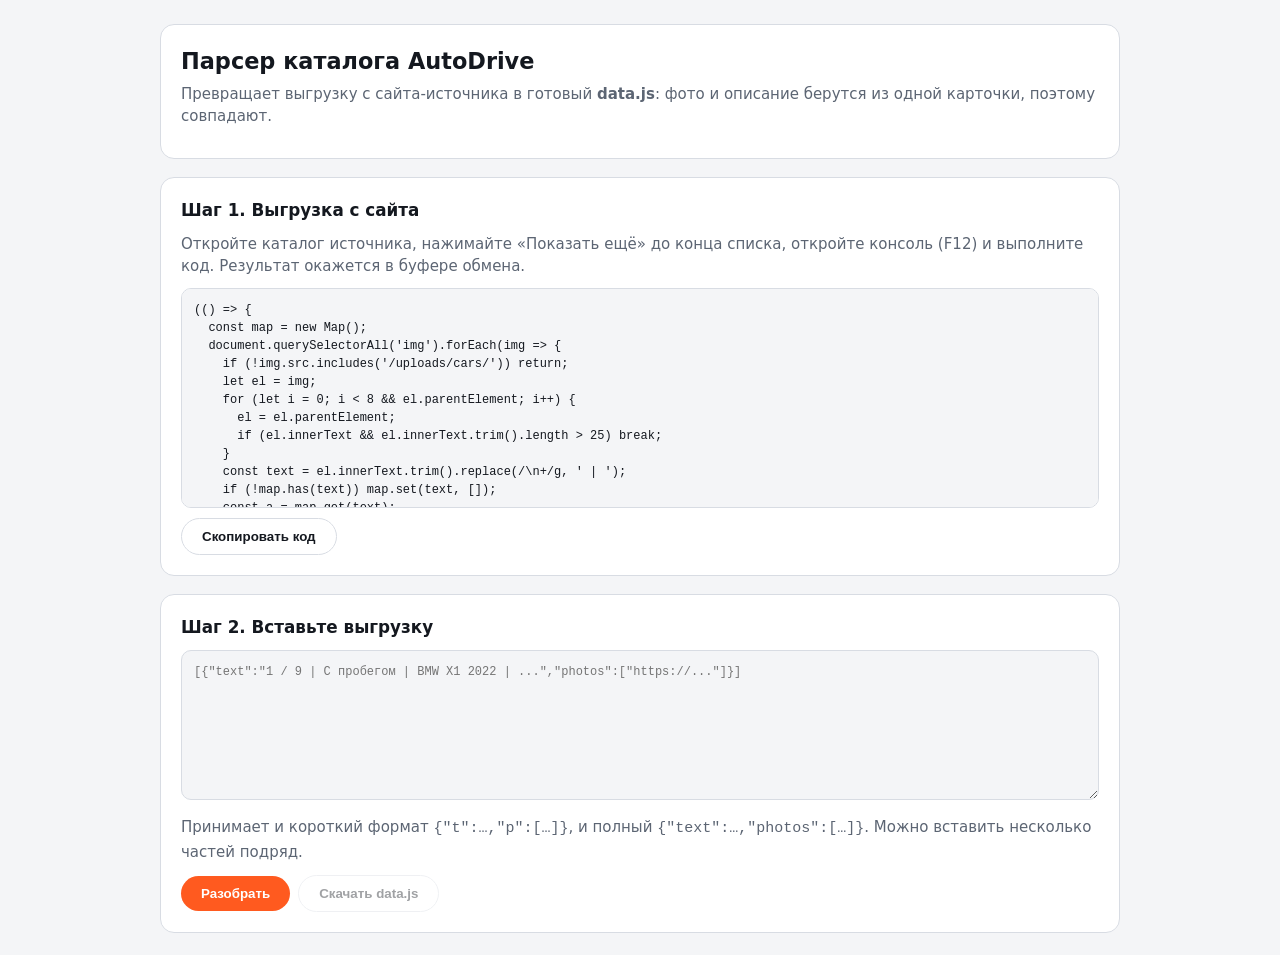
<file: parser.html>
<!DOCTYPE html>
<html lang="ru">
<head>
<meta charset="UTF-8" />
<meta name="viewport" content="width=device-width, initial-scale=1" />
<title>AutoDrive — парсер каталога</title>
<style>
  :root{color-scheme:dark light;--bg:#0b0d10;--card:#14181f;--line:#2a313c;--tx:#e9edf3;--mu:#8a94a3;--ac:#ff5a1f}
  @media (prefers-color-scheme:light){:root{--bg:#f4f5f7;--card:#fff;--line:#d8dce3;--tx:#14181f;--mu:#5c6573}}
  *{box-sizing:border-box}body{margin:0;padding:24px;background:var(--bg);color:var(--tx);font:15px/1.5 system-ui,sans-serif}
  main{max-width:960px;margin:0 auto;display:grid;gap:18px}
  section{background:var(--card);border:1px solid var(--line);border-radius:14px;padding:20px}
  h1{margin:0 0 4px;font-size:1.4rem}h2{margin:0 0 10px;font-size:1.05rem}p{margin:0 0 10px;color:var(--mu)}
  textarea,pre{width:100%;background:var(--bg);color:var(--tx);border:1px solid var(--line);border-radius:10px;padding:12px;font:12px/1.5 ui-monospace,monospace}
  textarea{min-height:150px;resize:vertical}pre{max-height:220px;overflow:auto;white-space:pre-wrap;margin:0 0 10px}
  button{background:var(--ac);color:#fff;border:0;border-radius:999px;padding:10px 20px;font-weight:700;cursor:pointer;margin-right:8px}
  button.ghost{background:none;border:1px solid var(--line);color:var(--tx)}button:disabled{opacity:.4;cursor:not-allowed}
  .stats{display:flex;flex-wrap:wrap;gap:10px;margin-bottom:12px}.stats b{background:var(--bg);border:1px solid var(--line);border-radius:999px;padding:4px 12px;font-size:.85rem}
  .warn{color:#e0a800;font-size:.85rem;max-height:140px;overflow:auto;margin:0;padding-left:18px}
  .tw{overflow-x:auto}table{border-collapse:collapse;width:100%;font-size:.8rem}th,td{padding:6px 10px;border-bottom:1px solid var(--line);text-align:left;white-space:nowrap}
</style>
</head>
<body>
<main>
  <section>
    <h1>Парсер каталога AutoDrive</h1>
    <p>Превращает выгрузку с сайта-источника в готовый <b>data.js</b>: фото и описание берутся из одной карточки, поэтому совпадают.</p>
  </section>

  <section>
    <h2>Шаг 1. Выгрузка с сайта</h2>
    <p>Откройте каталог источника, нажимайте «Показать ещё» до конца списка, откройте консоль (F12) и выполните код. Результат окажется в буфере обмена.</p>
    <pre id="snip">(() => {
  const map = new Map();
  document.querySelectorAll('img').forEach(img => {
    if (!img.src.includes('/uploads/cars/')) return;
    let el = img;
    for (let i = 0; i &lt; 8 &amp;&amp; el.parentElement; i++) {
      el = el.parentElement;
      if (el.innerText &amp;&amp; el.innerText.trim().length &gt; 25) break;
    }
    const text = el.innerText.trim().replace(/\n+/g, ' | ');
    if (!map.has(text)) map.set(text, []);
    const a = map.get(text);
    if (!a.includes(img.src)) a.push(img.src);
  });
  const out = [...map].map(([text, photos]) =&gt; ({ text, photos }));
  copy(JSON.stringify(out));
  console.log('Карточек:', out.length);
})();</pre>
    <button class="ghost" id="copySnip">Скопировать код</button>
  </section>

  <section>
    <h2>Шаг 2. Вставьте выгрузку</h2>
    <textarea id="raw" placeholder='[{"text":"1 / 9 | С пробегом | BMW X1 2022 | ...","photos":["https://..."]}]'></textarea>
    <p style="margin:10px 0 0">Принимает и короткий формат <code>{"t":…,"p":[…]}</code>, и полный <code>{"text":…,"photos":[…]}</code>. Можно вставить несколько частей подряд.</p>
    <div style="margin-top:12px"><button id="run">Разобрать</button><button class="ghost" id="download" disabled>Скачать data.js</button></div>
  </section>

  <section id="result" hidden>
    <h2>Результат</h2>
    <div class="stats" id="stats"></div>
    <ul class="warn" id="warns"></ul>
    <div class="tw"><table id="table"></table></div>
  </section>
</main>

<script>
(() => {
  'use strict';
  const BASE = 'https://www.businessauto24.ru/uploads/cars/';
  const $ = (s) => document.querySelector(s);
  const num = (s) => +String(s || '').replace(/[^\d.]/g, '');
  const cap = (s) => s ? s.charAt(0).toUpperCase() + s.slice(1).toLowerCase() : '';
  const CYR = { 'А':'A','В':'B','Е':'E','К':'K','М':'M','Н':'H','О':'O','Р':'P','С':'C','Т':'T','Х':'X','а':'a','е':'e','о':'o','р':'p','с':'c','у':'y','х':'x' };
  // «А3» и «Еlegance» с кириллическими буквами → латиница
  const fixLatin = (s) => s.split(' ').map((t) =>
    (/[A-Za-z0-9]/.test(t) && !/[А-Яа-яЁё]{2,}/.test(t)) ? t.replace(/[АВЕКМНОРСТХаеорсух]/g, (c) => CYR[c]) : t).join(' ');

  function parseCard(text, photos) {
    const p = text.split(' | ').map((s) => s.trim());
    const pi = p.findIndex((s) => /₽$/.test(s));
    if (pi < 3) return null;
    const get = (k) => { const i = p.indexOf(k); return i >= 0 ? (p[i + 1] || '') : ''; };

    const m = p[2].match(/^(.*?)\s+(\d{4})$/);
    const name = fixLatin(m ? m[1] : p[2]).replace('Gran Coup', 'Gran Coupe').replace('RAV 4', 'RAV4');
    const trim = fixLatin(p.slice(3, pi).join(' '));

    let brand, model;
    const multi = ['Range Rover', 'Land Rover', 'Mercedes-Benz', 'Alfa Romeo'].find((b) => name.startsWith(b + ' '));
    if (multi) { brand = multi; model = name.slice(multi.length + 1); }
    else { const sp = name.indexOf(' '); brand = sp > 0 ? name.slice(0, sp) : name; model = sp > 0 ? name.slice(sp + 1) : ''; }
    if (model.startsWith(brand + ' ')) model = model.slice(brand.length + 1);
    model = (model + ' ' + trim).trim();
    if (model === brand) model = '';

    const eng = get('Двигатель');
    let engine = null;
    const cc = eng.match(/(\d[\d\s]*)\s*[сc][мm]/i);
    if (cc) engine = parseInt(cc[1].replace(/\s/g, ''), 10);
    else { const l = eng.match(/(\d+[.,]\d+)/); if (l) engine = Math.round(parseFloat(l[1].replace(',', '.')) * 1000); }

    const pw = get('Мощность');
    const hp = pw.match(/(\d+)\s*л\.?\s*с/i);
    const power = hp ? +hp[1] : (pw && !/кВт/i.test(pw) ? parseInt(pw, 10) || null : null);

    const km = p.find((s) => /км$/.test(s));
    const tr = get('КПП').toLowerCase();
    const transmission = tr.startsWith('авто') ? 'Автомат' : tr.startsWith('мех') ? 'Механика'
      : tr.startsWith('вар') ? 'Вариатор' : tr.startsWith('робот') ? 'Робот' : cap(tr);
    const color = p[pi + 2] && p[pi + 2] !== 'Состояние' ? p[pi + 2] : '';

    // Стабильный id из имени первого фото — не меняется при повторной выгрузке (избранное не «поедет»)
    const id = 'c' + photos[0].split('/').pop().replace(/\.\w+$/, '').replace(/[^\w-]/g, '');
    return {
      id, brand, model, country: 'eu', countryLabel: 'Европа', countryFlag: '🇪🇺',
      body: get('Кузов'), fuel: cap(get('Топливо')), engine, year: m ? +m[2] : 0,
      price: num(p[pi]), power, mileage: km ? num(km) : null,
      transmission, drive: get('Привод'), condition: p[1], color,
      popular: false, rating: 0, photo: photos[0], photos
    };
  }

  const normalize = (r) => ({
    text: r.text || r.t || '',
    photos: (r.photos || r.p || []).map((u) => /^https?:/.test(u) ? u : BASE + u)
  });

  // Принимает один массив или несколько, вставленных подряд
  function readInput(str) {
    const s = str.trim().replace(/\]\s*\[/g, ',');
    return JSON.parse(s);
  }

  let cars = [];
  $('#copySnip').onclick = () => navigator.clipboard.writeText($('#snip').textContent).then(() => ($('#copySnip').textContent = 'Скопировано ✓'));

  $('#run').onclick = () => {
    let raw;
    try { raw = readInput($('#raw').value); } catch (e) { return alert('Не удалось прочитать JSON: ' + e.message); }
    const seen = new Map(); const warns = [];
    raw.map(normalize).forEach((r, i) => {
      if (!r.photos.length) return warns.push('#' + (i + 1) + ': нет фото');
      const c = parseCard(r.text, r.photos);
      if (!c) return warns.push('#' + (i + 1) + ': не распознана карточка «' + r.text.slice(0, 50) + '…»');
      if (seen.has(c.id)) { const o = seen.get(c.id); r.photos.forEach((u) => !o.photos.includes(u) && o.photos.push(u)); return; }
      seen.set(c.id, c);
    });
    cars = [...seen.values()];
    cars.forEach((c) => {
      const n = c.brand + ' ' + c.model + ' ' + c.year;
      if (!c.power) warns.push(n + ': нет мощности');
      if (!c.engine) warns.push(n + ': нет объёма');
      if (c.mileage == null) warns.push(n + ': нет пробега');
      if (!c.price) warns.push(n + ': нет цены');
    });
    $('#stats').innerHTML = '<b>Авто: ' + cars.length + '</b><b>Фото: ' + cars.reduce((s, c) => s + c.photos.length, 0) + '</b><b>Предупреждений: ' + warns.length + '</b>';
    $('#warns').innerHTML = warns.map((w) => '<li>' + w.replace(/</g, '&lt;') + '</li>').join('');
    $('#table').innerHTML = '<tr><th>Авто</th><th>Год</th><th>Цена</th><th>Км</th><th>Л.с.</th><th>Кузов</th></tr>'
      + cars.slice(0, 12).map((c) => '<tr><td>' + (c.brand + ' ' + c.model).replace(/</g, '&lt;') + '</td><td>' + c.year + '</td><td>' + c.price.toLocaleString('ru-RU') + '</td><td>' + (c.mileage ?? '—') + '</td><td>' + (c.power ?? '—') + '</td><td>' + c.body + '</td></tr>').join('');
    $('#result').hidden = false; $('#download').disabled = !cars.length;
  };

  $('#download').onclick = () => {
    const js = "(function () {\n  'use strict';\n  const CARS = [\n" + cars.map((c) => '    ' + JSON.stringify(c)).join(',\n')
      + "\n  ];\n\n  window.AUTODRIVE_DATA = {\n    cars: CARS,\n    countryLabels: { eu: 'Европа', usa: 'США', kr: 'Корея', cn: 'Китай' }\n  };\n})();\n";
    const a = document.createElement('a');
    a.href = URL.createObjectURL(new Blob([js], { type: 'text/javascript' }));
    a.download = 'data.js'; a.click(); URL.revokeObjectURL(a.href);
  };
})();
</script>
</body>
</html>
</file>
